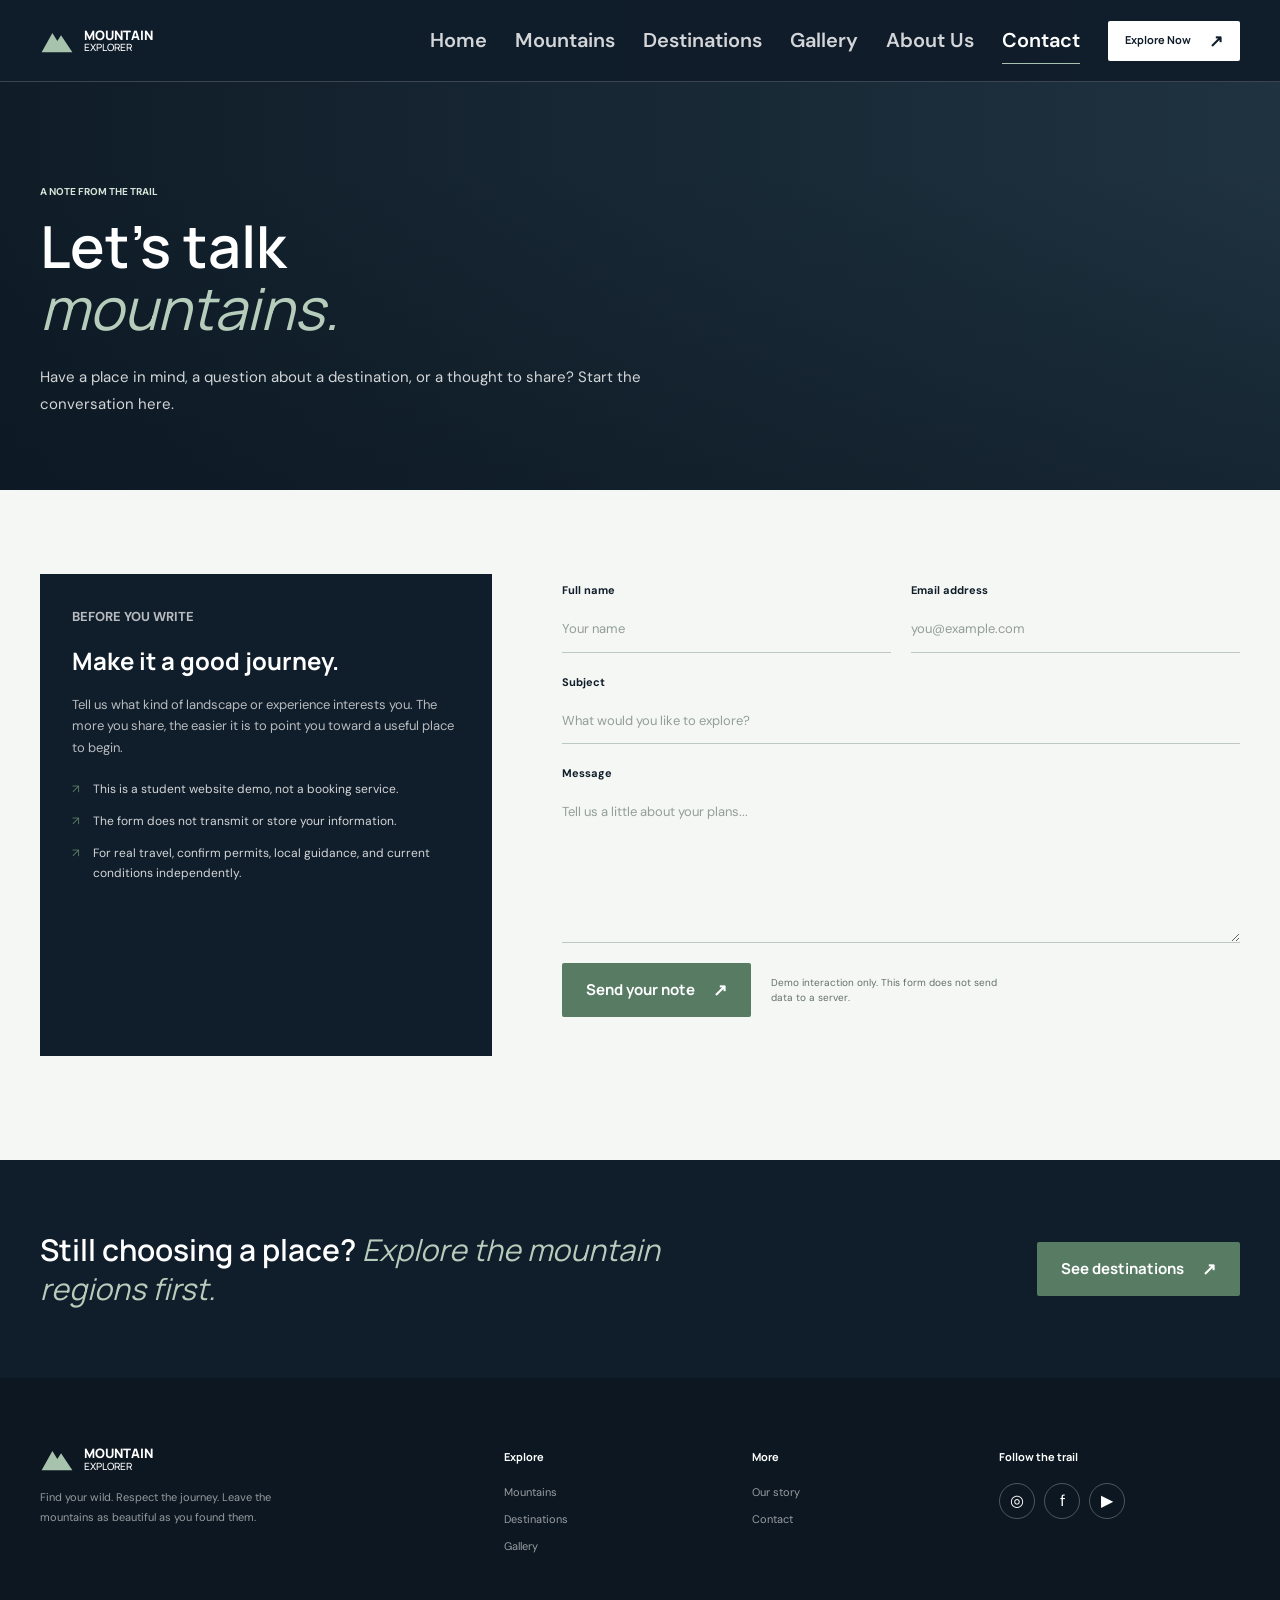
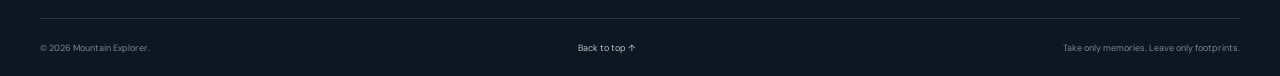
<file: contact.html>
<!doctype html>
<html lang="en">
<head>
  <meta charset="utf-8"><meta name="viewport" content="width=device-width, initial-scale=1"><meta name="theme-color" content="#101d2a">
  <meta name="description" content="Send Mountain Explorer a note about the mountain destination you would like to discover.">
  <title>Contact | Mountain Explorer</title>
  <link rel="preconnect" href="https://fonts.googleapis.com"><link rel="preconnect" href="https://fonts.gstatic.com" crossorigin><link href="https://fonts.googleapis.com/css2?family=DM+Sans:wght@400;500;600;700&family=Manrope:wght@400;500;600;700;800&display=swap" rel="stylesheet"><link rel="stylesheet" href="style.css"><script src="script.js" defer></script>
</head>
<body class="page-body">
  <a class="skip-link" href="#main">Skip to content</a>
  <header class="site-header" id="top"><nav class="navbar container" aria-label="Main navigation"><a class="brand" href="index.html" aria-label="Mountain Explorer home"><svg class="brand-mark" viewBox="0 0 42 36" aria-hidden="true"><path d="M2 32 15.3 8l6.1 10.1L26 11l14 21H2Z" fill="currentColor"/></svg><span class="brand-name">MOUNTAIN<span>EXPLORER</span></span></a><button class="menu-toggle" type="button" aria-label="Open navigation menu" aria-expanded="false" aria-controls="primary-menu"><span></span><span></span><span></span></button><div class="nav-menu" id="primary-menu"><a href="index.html">Home</a><a href="mountains.html">Mountains</a><a href="destinations.html">Destinations</a><a href="gallery.html">Gallery</a><a href="about.html">About Us</a><a href="contact.html" aria-current="page">Contact</a><a class="button button-small button-light nav-cta" href="destinations.html">Explore Now <span aria-hidden="true">↗</span></a></div></nav></header>
  <main id="main">
    <section class="page-hero contact-page"><div class="container"><p class="page-kicker">A note from the trail</p><h1>Let's talk<br><em>mountains.</em></h1><p class="hero-copy">Have a place in mind, a question about a destination, or a thought to share? Start the conversation here.</p></div></section>
    <section class="page-content"><div class="container contact-page-layout">
      <aside class="contact-aside"><p class="page-kicker">Before you write</p><h2>Make it a good journey.</h2><p>Tell us what kind of landscape or experience interests you. The more you share, the easier it is to point you toward a useful place to begin.</p><ul class="detail-list"><li>This is a student website demo, not a booking service.</li><li>The form does not transmit or store your information.</li><li>For real travel, confirm permits, local guidance, and current conditions independently.</li></ul></aside>
      <form class="contact-form" id="contact-form" novalidate>
        <div class="form-row"><label>Full name<input type="text" name="name" autocomplete="name" placeholder="Your name" required minlength="2"></label><label>Email address<input type="email" name="email" autocomplete="email" placeholder="you@example.com" required></label></div>
        <label>Subject<input type="text" name="subject" placeholder="What would you like to explore?" required></label>
        <label>Message<textarea name="message" rows="6" placeholder="Tell us a little about your plans..." required minlength="10"></textarea></label>
        <div class="form-submit-row"><button class="button button-primary" type="submit">Send your note <span aria-hidden="true">↗</span></button><span class="form-note">Demo interaction only. This form does not send data to a server.</span></div>
        <p class="form-status" id="form-status" role="status" aria-live="polite"></p>
      </form>
    </div></section>
    <section class="page-band"><div class="container page-band-inner"><h2>Still choosing a place? <em>Explore the mountain regions first.</em></h2><a class="button button-primary" href="destinations.html">See destinations <span aria-hidden="true">↗</span></a></div></section>
  </main>
  <footer class="site-footer"><div class="container footer-main"><div class="footer-brand-block"><a class="brand footer-brand" href="index.html"><svg class="brand-mark" viewBox="0 0 42 36" aria-hidden="true"><path d="M2 32 15.3 8l6.1 10.1L26 11l14 21H2Z" fill="currentColor"/></svg><span class="brand-name">MOUNTAIN<span>EXPLORER</span></span></a><p>Find your wild. Respect the journey. Leave the mountains as beautiful as you found them.</p></div><div class="footer-links"><h2>Explore</h2><a href="mountains.html">Mountains</a><a href="destinations.html">Destinations</a><a href="gallery.html">Gallery</a></div><div class="footer-links"><h2>More</h2><a href="about.html">Our story</a><a href="contact.html">Contact</a></div><div class="footer-social"><h2>Follow the trail</h2><div class="social-links"><a href="https://www.instagram.com/" target="_blank" rel="noreferrer" aria-label="Instagram">◎</a><a href="https://www.facebook.com/" target="_blank" rel="noreferrer" aria-label="Facebook">f</a><a href="https://www.youtube.com/" target="_blank" rel="noreferrer" aria-label="YouTube">▶</a></div></div></div><div class="container footer-bottom"><span>© <span id="current-year">2026</span> Mountain Explorer.</span><a href="#top">Back to top ↑</a><span>Take only memories. Leave only footprints.</span></div></footer>
</body>
</html>
</file>
<file: style.css>
:root {
  color-scheme: light;
  --navy: #101d2a;
  --navy-soft: #1b2c39;
  --ink: #202a2d;
  --muted: #64716e;
  --paper: #f5f7f4;
  --white: #fff;
  --green: #587b64;
  --green-dark: #365843;
  --line: #dce3dd;
  --font-display: "Manrope", sans-serif;
  --font-body: "DM Sans", sans-serif;
}

* { box-sizing: border-box; }
html { scroll-behavior: smooth; scroll-padding-top: 84px; }
body { margin: 0; background: var(--paper); color: var(--ink); font-family: var(--font-body); font-size: 16px; line-height: 1.65; -webkit-font-smoothing: antialiased; }
body.menu-open { overflow: hidden; }
img { display: block; width: 100%; }
a { color: inherit; text-decoration: none; }
button, input, textarea { font: inherit; }
button, a { -webkit-tap-highlight-color: transparent; }
::selection { color: var(--white); background: var(--green-dark); }
.container { width: min(1200px, calc(100% - 64px)); margin-inline: auto; }
.section-pad { padding-block: 112px; }
.skip-link { position: fixed; z-index: 1000; top: 12px; left: 12px; padding: 10px 16px; transform: translateY(-160%); color: var(--white); background: var(--navy); }
.skip-link:focus { transform: translateY(0); }

.site-header { position: fixed; z-index: 100; inset: 0 0 auto; height: 82px; color: var(--white); border-bottom: 1px solid rgb(255 255 255 / 18%); transition: background-color .25s ease, box-shadow .25s ease, height .25s ease; }
.site-header.is-scrolled { height: 72px; background: rgb(16 29 42 / 96%); box-shadow: 0 8px 24px rgb(6 18 27 / 16%); }
.navbar { display: flex; align-items: center; justify-content: space-between; height: 100%; }
.brand { display: inline-flex; align-items: center; gap: 10px; color: var(--white); }
.brand-mark { width: 34px; height: 30px; color: #a7c3ad; }
.brand-name { display: flex; flex-direction: column; font-family: var(--font-display); font-size: 13px; font-weight: 800; line-height: 1.12; letter-spacing: 0; }
.brand-name span { font-size: 10px; font-weight: 500; letter-spacing: 0; }
.nav-menu { display: flex; align-items: center; gap: 28px; }
.nav-menu > a:not(.button) { position: relative; font-size: 20px; font-weight: 600; color: rgb(255 255 255 / 82%); transition: color .2s ease; }
.nav-menu > a:not(.button)::after { position: absolute; right: 0; bottom: -7px; left: 0; height: 1px; content: ""; transform: scaleX(0); transform-origin: left; background: #a7c3ad; transition: transform .2s ease; }
.nav-menu > a:not(.button):hover, .nav-menu > a:not(.button):focus-visible { color: var(--white); }
.nav-menu > a:not(.button):hover::after, .nav-menu > a:not(.button):focus-visible::after { transform: scaleX(1); }
.nav-menu > a[aria-current="page"] { color: var(--white); }
.nav-menu > a[aria-current="page"]::after { transform: scaleX(1); }
.menu-toggle { display: none; }

.button { display: inline-flex; align-items: center; justify-content: center; gap: 18px; min-height: 54px; padding: 0 23px; border: 1px solid transparent; border-radius: 2px; font-family: var(--font-display); font-size: 15px; font-weight: 700; transition: color .2s ease, background-color .2s ease, border-color .2s ease, transform .2s ease; }
.button:hover { transform: translateY(-2px); }
.button span { font-size: 17px; line-height: 1; }
.button-primary { color: var(--white); background: var(--green); }
.button-primary:hover, .button-primary:focus-visible { background: var(--green-dark); }
.button-light { color: var(--navy); background: var(--white); }
.button-light:hover, .button-light:focus-visible { color: var(--white); background: var(--green); }
.button-small { min-height: 40px; padding-inline: 16px; font-size: 11px; }
.button-outline { color: var(--white); border-color: rgb(255 255 255 / 55%); }
.button-outline:hover, .button-outline:focus-visible { color: var(--navy); background: var(--white); }
.text-link { display: inline-flex; align-items: center; gap: 11px; font-family: var(--font-display); font-size: 12px; font-weight: 700; }
.text-link span { font-size: 17px; }

.hero { position: relative; display: flex; min-height: 740px; height: 100svh; max-height: 1040px; align-items: center; overflow: hidden; color: var(--white); background-color: #263c4b; background-image: url("https://images.unsplash.com/photo-1464822759023-fed622ff2c3b?auto=format&fit=crop&w=2400&q=90"); background-position: center 48%; background-size: cover; }
.hero-shade { position: absolute; inset: 0; background: linear-gradient(90deg, rgb(9 20 30 / 75%) 0%, rgb(10 23 32 / 49%) 45%, rgb(10 23 32 / 8%) 100%), linear-gradient(0deg, rgb(9 20 30 / 42%) 0%, transparent 34%, rgb(9 20 30 / 14%) 100%); }
.hero-content { position: relative; z-index: 1; padding-top: 46px; animation: hero-arrive .8s ease both; }
.eyebrow { display: flex; align-items: center; gap: 11px; margin: 0 0 21px; color: rgb(255 255 255 / 78%); font-size: 10px; font-weight: 700; letter-spacing: 0; text-transform: uppercase; }
.hero-eyebrow { color: #fff; }
.eyebrow-line { display: inline-block; width: 30px; height: 1px; flex: 0 0 30px; background: #9db9a3; }
.eyebrow-dark { color: var(--green-dark); }
.hero h1, .section-heading h2, .about-content h2, .contact-copy h2, .numbers-intro h2 { margin: 0; font-family: var(--font-display); font-size: 68px; font-weight: 600; line-height: 1.08; letter-spacing: 0; }
.hero h1 em, .section-heading h2 em, .about-content h2 em, .contact-copy h2 em, .numbers-intro h2 em { color: #b7cdbb; font-weight: 400; }
.hero-copy { max-width: 470px; margin: 24px 0 29px; color: rgb(255 255 255 / 82%); font-size: 15px; line-height: 1.8; }
.hero-actions { display: flex; align-items: center; gap: 28px; }
.hero-secondary { color: var(--white); }
.hero-caption { position: absolute; right: max(32px, calc((100% - 1200px) / 2)); bottom: 40px; display: flex; align-items: center; gap: 13px; color: rgb(255 255 255 / 78%); font-size: 10px; }
.caption-rule { width: 38px; height: 1px; background: rgb(255 255 255 / 60%); }
.hero-scroll { position: absolute; bottom: 32px; left: max(32px, calc((100% - 1200px) / 2)); display: flex; align-items: center; gap: 12px; color: rgb(255 255 255 / 75%); font-size: 10px; }
.hero-scroll span { position: relative; width: 1px; height: 38px; background: rgb(255 255 255 / 55%); }
.hero-scroll span::after { position: absolute; top: 0; left: -2px; width: 5px; height: 10px; content: ""; background: var(--white); animation: scroll-cue 1.8s ease-in-out infinite; }
.hero-index { position: absolute; right: max(32px, calc((100% - 1200px) / 2)); top: 50%; display: flex; align-items: center; gap: 10px; transform: translateY(-50%); color: rgb(255 255 255 / 76%); font-size: 10px; }
.hero-index span:first-child { color: var(--white); font-size: 15px; }
.hero-index-rule { width: 34px; height: 1px; background: rgb(255 255 255 / 55%); }

.intro-section { background: var(--paper); }
.section-heading { margin-bottom: 46px; }
.heading-split { display: flex; align-items: end; justify-content: space-between; gap: 40px; }
.section-heading h2, .about-content h2, .contact-copy h2, .numbers-intro h2 { color: var(--navy); font-size: 46px; }
.section-heading h2 em, .contact-copy h2 em { color: var(--green); }
.heading-note { max-width: 370px; margin: 0 0 5px; color: var(--muted); font-size: 14px; line-height: 1.85; }
.destination-grid { display: grid; grid-template-columns: 1.12fr 1fr 1fr; gap: 18px; }
.destination-card { position: relative; display: block; min-height: 440px; overflow: hidden; isolation: isolate; background: #31483e; color: var(--white); }
.destination-tall { min-height: 500px; }
.destination-card::after { position: absolute; z-index: -1; inset: 0; content: ""; background: linear-gradient(0deg, rgb(7 20 26 / 80%) 0%, transparent 60%); }
.destination-card img { position: absolute; z-index: -2; inset: 0; width: 100%; height: 100%; object-fit: cover; transition: transform .65s cubic-bezier(.2,.7,.2,1); }
.destination-card:hover img, .destination-card:focus-visible img { transform: scale(1.055); }
.destination-number { position: absolute; top: 24px; left: 24px; font-size: 10px; font-weight: 700; letter-spacing: 0; }
.destination-info { position: absolute; right: 24px; bottom: 25px; left: 24px; display: flex; align-items: end; justify-content: space-between; gap: 12px; }
.destination-info strong, .destination-info small { display: block; }
.destination-info strong { font-family: var(--font-display); font-size: 22px; font-weight: 600; }
.destination-info small { margin-top: 4px; color: rgb(255 255 255 / 75%); font-size: 11px; }
.round-arrow, .gallery-open { display: grid; width: 38px; height: 38px; flex: 0 0 38px; place-items: center; border: 1px solid rgb(255 255 255 / 60%); border-radius: 50%; font-size: 16px; transition: color .2s ease, background-color .2s ease; }
.destination-card:hover .round-arrow { color: var(--navy); background: var(--white); }

.mountains-section { color: var(--ink); background: #e9eee9; }
.heading-centered { text-align: center; }
.heading-centered .eyebrow { justify-content: center; }
.heading-centered h2 { margin-bottom: 11px; }
.heading-centered > p:last-child { margin: 0; color: var(--muted); font-size: 14px; }
.mountain-grid { display: grid; grid-template-columns: repeat(3, minmax(0, 1fr)); gap: 22px; }
.mountain-card { min-width: 0; background: var(--white); box-shadow: 0 8px 26px rgb(21 40 33 / 6%); transition: transform .25s ease, box-shadow .25s ease; }
.mountain-card:hover { transform: translateY(-5px); box-shadow: 0 18px 34px rgb(21 40 33 / 13%); }
.mountain-image { position: relative; height: 230px; overflow: hidden; background: #9baea5; }
.mountain-image img { width: 100%; height: 100%; object-fit: cover; transition: transform .6s ease; }
.mountain-card:hover .mountain-image img { transform: scale(1.055); }
.mountain-altitude { position: absolute; right: 14px; bottom: 14px; padding: 6px 10px; color: var(--white); background: rgb(16 29 42 / 72%); font-size: 10px; font-weight: 600; }
.mountain-card-body { padding: 21px 22px 22px; }
.card-location { margin: 0 0 4px; color: var(--green-dark); font-size: 10px; font-weight: 700; letter-spacing: 0; text-transform: uppercase; }
.mountain-card h3 { margin: 0; color: var(--navy); font-family: var(--font-display); font-size: 21px; font-weight: 700; }
.card-description { min-height: 50px; margin: 8px 0 15px; color: var(--muted); font-size: 12px; line-height: 1.7; }
.card-link { display: inline-flex; align-items: center; gap: 10px; padding: 0; border: 0; color: var(--green-dark); background: transparent; cursor: pointer; font-family: var(--font-display); font-size: 11px; font-weight: 700; }
.card-link span { font-size: 15px; transition: transform .2s ease; }
.card-link:hover span { transform: translate(3px, -2px); }

.adventure-section { color: var(--white); background: var(--navy); }
.adventure-section .section-heading h2 { color: var(--white); }
.adventure-section .section-heading h2 em { color: #a7c3ad; }
.adventure-section .heading-note { color: rgb(255 255 255 / 66%); }
.adventure-grid { display: grid; grid-template-columns: repeat(4, minmax(0, 1fr)); border-top: 1px solid rgb(255 255 255 / 18%); border-bottom: 1px solid rgb(255 255 255 / 18%); }
.adventure-card { position: relative; min-height: 256px; padding: 32px 25px 35px; border-right: 1px solid rgb(255 255 255 / 18%); }
.adventure-card:first-child { border-left: 1px solid rgb(255 255 255 / 18%); }
.adventure-icon { display: grid; width: 48px; height: 48px; margin-bottom: 28px; place-items: center; color: #a7c3ad; }
.adventure-icon svg { width: 39px; height: 39px; fill: none; stroke: currentColor; stroke-linecap: round; stroke-linejoin: round; stroke-width: 1.5; }
.adventure-card h3 { margin: 0 0 9px; font-family: var(--font-display); font-size: 16px; font-weight: 600; }
.adventure-card p { max-width: 220px; margin: 0; color: rgb(255 255 255 / 63%); font-size: 12px; line-height: 1.8; }
.adventure-index { position: absolute; top: 33px; right: 24px; color: rgb(255 255 255 / 42%); font-size: 10px; }

.gallery-section { background: var(--paper); }
.gallery-grid { display: grid; grid-template-columns: 1.2fr 1fr 1fr; grid-auto-rows: 245px; gap: 14px; }
.gallery-item { position: relative; overflow: hidden; background: #9baea5; isolation: isolate; }
.gallery-item::after { position: absolute; z-index: -1; inset: 30% 0 0; content: ""; background: linear-gradient(0deg, rgb(7 20 26 / 72%), transparent); }
.gallery-item img { position: absolute; z-index: -2; inset: 0; width: 100%; height: 100%; object-fit: cover; transition: transform .55s ease; }
.gallery-item:hover img, .gallery-item:focus-visible img { transform: scale(1.055); }
.gallery-item-large { grid-row: span 2; }
.gallery-item-wide { grid-column: span 2; }
.gallery-label { position: absolute; bottom: 18px; left: 18px; color: var(--white); font-size: 11px; font-weight: 600; }
.gallery-open { position: absolute; top: 15px; right: 15px; width: 32px; height: 32px; font-size: 14px; }
.gallery-item:hover .gallery-open { color: var(--navy); background: var(--white); }

.about-section { display: grid; min-height: 600px; grid-template-columns: 1fr 1fr; color: var(--white); background: var(--navy-soft); }
.about-visual { position: relative; min-height: 600px; background: #334b4b; }
.about-visual::after { position: absolute; inset: 0; content: ""; background: linear-gradient(0deg, rgb(8 20 27 / 31%), transparent 50%); }
.about-visual img { position: absolute; inset: 0; width: 100%; height: 100%; object-fit: cover; }
.about-stamp { position: absolute; z-index: 1; right: -49px; bottom: 64px; display: flex; width: 118px; height: 118px; flex-direction: column; align-items: center; justify-content: center; border: 1px solid rgb(255 255 255 / 65%); border-radius: 50%; color: var(--white); background: var(--green); font-family: var(--font-display); font-size: 12px; font-weight: 700; line-height: 1.5; transform: rotate(-8deg); }
.about-content { align-self: center; max-width: 600px; padding: 86px 10% 86px 13%; }
.about-content h2 { margin-bottom: 23px; color: var(--white); }
.about-content h2 em { color: #a7c3ad; }
.about-content .eyebrow { color: rgb(255 255 255 / 70%); }
.about-copy { margin: 0 0 16px; color: rgb(255 255 255 / 69%); font-size: 13px; line-height: 1.9; }
.about-content .button { margin-top: 13px; }

.numbers-section { padding-block: 70px 82px; color: var(--white); background: var(--green-dark); }
.numbers-inner { position: relative; display: grid; grid-template-columns: 1.35fr 1fr 1fr 1fr; align-items: center; gap: 30px; }
.numbers-intro .eyebrow { margin-bottom: 12px; color: rgb(255 255 255 / 72%); }
.numbers-intro h2 { color: var(--white); font-size: 32px; }
.numbers-intro h2 em { color: #c3d7c7; }
.stat { min-height: 104px; padding-left: 26px; border-left: 1px solid rgb(255 255 255 / 34%); }
.stat strong { display: block; margin-bottom: 5px; font-family: var(--font-display); font-size: 43px; font-weight: 600; line-height: 1.15; }
.stat strong span { color: #c3d7c7; }
.stat > span { color: rgb(255 255 255 / 74%); font-size: 11px; }
.stats-note { position: absolute; right: 0; bottom: -36px; margin: 0; color: rgb(255 255 255 / 63%); font-size: 10px; }

.contact-section { background: #e9eee9; }
.contact-layout { display: grid; grid-template-columns: .85fr 1.15fr; align-items: start; gap: 100px; }
.contact-copy h2 { margin-bottom: 18px; }
.contact-copy > p:not(.eyebrow) { max-width: 390px; margin: 0; color: var(--muted); font-size: 14px; line-height: 1.85; }
.contact-detail { display: flex; align-items: center; gap: 14px; margin-top: 34px; }
.contact-detail-icon { display: grid; width: 42px; height: 42px; place-items: center; border: 1px solid #b8c6ba; border-radius: 50%; color: var(--green-dark); }
.contact-detail small, .contact-detail strong { display: block; }
.contact-detail small { color: var(--muted); font-size: 10px; }
.contact-detail strong { color: var(--navy); font-family: var(--font-display); font-size: 12px; }
.contact-form { padding-top: 7px; }
.contact-form label { display: block; margin-bottom: 20px; color: var(--navy); font-size: 11px; font-weight: 700; }
.form-row { display: grid; grid-template-columns: 1fr 1fr; gap: 20px; }
.contact-form input, .contact-form textarea { display: block; width: 100%; margin-top: 7px; padding: 12px 0; border: 0; border-bottom: 1px solid #bec9c0; border-radius: 0; outline: none; color: var(--ink); background: transparent; font-size: 13px; font-weight: 400; resize: vertical; transition: border-color .2s ease; }
.contact-form input:focus, .contact-form textarea:focus { border-color: var(--green-dark); }
.contact-form input::placeholder, .contact-form textarea::placeholder { color: #929e96; }
.form-submit-row { display: flex; align-items: center; gap: 20px; margin-top: 5px; }
.form-note { max-width: 245px; color: var(--muted); font-size: 10px; line-height: 1.5; }
.form-status { min-height: 24px; margin: 15px 0 0; color: var(--green-dark); font-size: 12px; font-weight: 600; }

.site-footer { color: var(--white); background: #0c1721; }
.footer-main { display: grid; grid-template-columns: 1.7fr .8fr .8fr 1fr; gap: 55px; padding-block: 66px 54px; }
.footer-brand { margin-bottom: 14px; }
.footer-brand-block > p { max-width: 285px; margin: 0; color: rgb(255 255 255 / 57%); font-size: 11px; line-height: 1.8; }
.footer-links h2, .footer-social h2 { margin: 4px 0 17px; color: var(--white); font-family: var(--font-display); font-size: 11px; font-weight: 700; }
.footer-links a { display: block; width: fit-content; margin-bottom: 9px; color: rgb(255 255 255 / 58%); font-size: 11px; transition: color .2s ease; }
.footer-links a:hover { color: var(--white); }
.social-links { display: flex; gap: 9px; }
.social-links a { display: grid; width: 36px; height: 36px; place-items: center; border: 1px solid rgb(255 255 255 / 27%); border-radius: 50%; transition: background-color .2s ease, border-color .2s ease; }
.social-links a:hover { border-color: var(--green); background: var(--green); }
.social-links svg { width: 15px; height: 15px; fill: none; stroke: currentColor; stroke-linecap: round; stroke-linejoin: round; stroke-width: 1.7; }
.social-links a:nth-child(2) svg, .social-links a:nth-child(3) svg { fill: currentColor; stroke: none; }
.social-links .social-dot { fill: currentColor; stroke: none; }
.footer-bottom { display: flex; min-height: 58px; align-items: center; justify-content: space-between; gap: 20px; border-top: 1px solid rgb(255 255 255 / 14%); color: rgb(255 255 255 / 48%); font-size: 9px; }
.footer-bottom a { color: rgb(255 255 255 / 73%); }
.footer-bottom a:hover { color: var(--white); }

.mountain-dialog { position: fixed; width: min(510px, calc(100% - 32px)); max-width: none; padding: 48px; border: 0; color: var(--ink); background: var(--paper); box-shadow: 0 24px 90px rgb(0 0 0 / 35%); }
.mountain-dialog::backdrop { background: rgb(7 17 24 / 75%); backdrop-filter: blur(4px); }
.dialog-close { position: absolute; top: 12px; right: 16px; width: 36px; height: 36px; border: 0; color: var(--navy); background: transparent; cursor: pointer; font-size: 29px; line-height: 1; }
.mountain-dialog .eyebrow { margin-bottom: 14px; }
.mountain-dialog h2 { margin: 0; color: var(--navy); font-family: var(--font-display); font-size: 34px; }
.dialog-location { margin: 4px 0 18px; color: var(--green-dark); font-size: 11px; font-weight: 700; }
.dialog-description { margin: 0 0 24px; color: var(--muted); font-size: 14px; line-height: 1.8; }
.dialog-cta { min-height: 46px; }

.reveal { opacity: 0; transform: translateY(18px); transition: opacity .65s ease, transform .65s ease; }
.reveal.is-visible { opacity: 1; transform: translateY(0); }
@keyframes hero-arrive { from { opacity: 0; transform: translateY(16px); } to { opacity: 1; transform: translateY(0); } }
@keyframes scroll-cue { 0%, 100% { transform: translateY(0); opacity: 1; } 70% { transform: translateY(24px); opacity: 0; } }

@media (max-width: 1000px) {
  .container { width: min(100% - 48px, 900px); }
  .nav-menu { gap: 17px; }
  .nav-menu > a:not(.button) { font-size: 11px; }
  .hero h1 { font-size: 60px; }
  .destination-card { min-height: 390px; }
  .destination-tall { min-height: 440px; }
  .mountain-grid { gap: 16px; }
  .mountain-image { height: 190px; }
  .mountain-card-body { padding: 18px; }
  .adventure-card { padding-inline: 18px; }
  .contact-layout { gap: 55px; }
  .footer-main { gap: 30px; }
}

@media (max-width: 760px) {
  html { scroll-padding-top: 70px; }
  .container { width: calc(100% - 40px); }
  .section-pad { padding-block: 78px; }
  .site-header, .site-header.is-scrolled { height: 70px; background: rgb(16 29 42 / 96%); }
  .menu-toggle { position: relative; z-index: 2; display: flex; width: 42px; height: 42px; flex-direction: column; align-items: center; justify-content: center; gap: 5px; border: 1px solid rgb(255 255 255 / 35%); border-radius: 2px; background: transparent; cursor: pointer; }
  .menu-toggle span { display: block; width: 17px; height: 1px; background: var(--white); transition: transform .2s ease, opacity .2s ease; }
  .menu-toggle[aria-expanded="true"] span:first-child { transform: translateY(6px) rotate(45deg); }
  .menu-toggle[aria-expanded="true"] span:nth-child(2) { opacity: 0; }
  .menu-toggle[aria-expanded="true"] span:last-child { transform: translateY(-6px) rotate(-45deg); }
  .nav-menu { position: fixed; z-index: 1; inset: 70px 0 0; display: flex; flex-direction: column; align-items: stretch; gap: 0; padding: 22px 24px 35px; background: var(--navy); opacity: 0; pointer-events: none; transform: translateY(-8px); transition: opacity .2s ease, transform .2s ease; }
  .nav-menu.is-open { opacity: 1; pointer-events: auto; transform: translateY(0); }
  .nav-menu > a:not(.button) { padding: 15px 0; border-bottom: 1px solid rgb(255 255 255 / 13%); font-size: 15px; }
  .nav-menu > a:not(.button)::after { display: none; }
  .nav-menu .nav-cta { align-self: flex-start; margin-top: 24px; }
  .hero { min-height: 700px; max-height: none; height: 94svh; background-position: 58% center; }
  .hero-shade { background: linear-gradient(90deg, rgb(9 20 30 / 73%), rgb(10 23 32 / 28%)), linear-gradient(0deg, rgb(9 20 30 / 45%), transparent 45%); }
  .hero-content { padding-top: 40px; }
  .hero h1 { font-size: 54px; }
  .hero-copy { max-width: 410px; font-size: 14px; }
  .hero-caption { right: 20px; bottom: 24px; font-size: 9px; }
  .hero-scroll { bottom: 22px; left: 20px; }
  .hero-index { display: none; }
  .heading-split { align-items: start; flex-direction: column; gap: 18px; }
  .section-heading { margin-bottom: 32px; }
  .section-heading h2, .about-content h2, .contact-copy h2 { font-size: 40px; }
  .heading-note { max-width: 500px; margin: 0; font-size: 13px; }
  .destination-grid { grid-template-columns: 1fr 1fr; gap: 12px; }
  .destination-card, .destination-tall { min-height: 340px; }
  .destination-card:first-child { grid-column: span 2; min-height: 400px; }
  .destination-number { top: 17px; left: 17px; }
  .destination-info { right: 16px; bottom: 17px; left: 17px; }
  .destination-info strong { font-size: 18px; }
  .destination-info small { font-size: 10px; }
  .round-arrow { width: 34px; height: 34px; flex-basis: 34px; }
  .mountain-grid { grid-template-columns: repeat(2, minmax(0, 1fr)); gap: 14px; }
  .mountain-image { height: 180px; }
  .mountain-card-body { padding: 16px; }
  .mountain-card h3 { font-size: 18px; }
  .card-description { min-height: 68px; font-size: 11px; }
  .adventure-grid { grid-template-columns: repeat(2, minmax(0, 1fr)); }
  .adventure-card { min-height: 225px; padding: 25px 17px; border-bottom: 1px solid rgb(255 255 255 / 18%); }
  .adventure-card:nth-child(2) { border-right: 0; }
  .adventure-card:nth-child(3) { border-left: 1px solid rgb(255 255 255 / 18%); border-bottom: 0; }
  .adventure-card:nth-child(4) { border-bottom: 0; }
  .adventure-icon { margin-bottom: 20px; }
  .adventure-index { top: 25px; right: 16px; }
  .gallery-grid { grid-template-columns: 1fr 1fr; grid-auto-rows: 190px; gap: 10px; }
  .gallery-item-large { grid-row: span 2; }
  .gallery-item-wide { grid-column: span 2; }
  .about-section { grid-template-columns: 1fr; }
  .about-visual { min-height: 430px; }
  .about-stamp { right: 24px; bottom: -43px; width: 96px; height: 96px; font-size: 10px; }
  .about-content { max-width: none; padding: 86px 30px 70px; }
  .numbers-section { padding-block: 60px 75px; }
  .numbers-inner { grid-template-columns: repeat(3, 1fr); gap: 26px 15px; }
  .numbers-intro { grid-column: span 3; }
  .numbers-intro h2 { font-size: 30px; }
  .stat { min-height: 88px; padding-left: 14px; }
  .stat strong { font-size: 34px; }
  .stat > span { font-size: 10px; }
  .stats-note { right: auto; bottom: -35px; left: 0; font-size: 9px; }
  .contact-layout { grid-template-columns: 1fr; gap: 40px; }
  .contact-copy > p:not(.eyebrow) { max-width: 510px; }
  .contact-detail { margin-top: 20px; }
  .footer-main { grid-template-columns: 1.4fr 1fr 1fr; gap: 35px 24px; padding-block: 50px 40px; }
  .footer-brand-block { grid-column: span 3; }
  .footer-social { grid-column: span 3; }
  .footer-bottom { flex-wrap: wrap; justify-content: space-between; padding-block: 15px; }
  .footer-bottom span:last-child { display: none; }
}

@media (max-width: 480px) {
  .container { width: calc(100% - 36px); }
  .hero { min-height: 680px; height: 92svh; background-position: 60% center; }
  .hero h1 { font-size: 45px; }
  .hero-eyebrow { font-size: 9px; }
  .hero-copy { max-width: 330px; font-size: 13px; }
  .hero-actions { align-items: flex-start; flex-direction: column; gap: 18px; }
  .hero-caption { right: 18px; bottom: 17px; gap: 8px; font-size: 8px; }
  .caption-rule { width: 20px; }
  .hero-scroll { bottom: 12px; left: 18px; gap: 8px; font-size: 0; }
  .hero-scroll span { height: 25px; }
  .section-heading h2, .about-content h2, .contact-copy h2 { font-size: 36px; }
  .destination-grid { grid-template-columns: 1fr; }
  .destination-card, .destination-tall, .destination-card:first-child { grid-column: auto; min-height: 310px; }
  .destination-card:first-child { min-height: 360px; }
  .mountain-grid { grid-template-columns: 1fr; gap: 17px; }
  .mountain-image { height: 225px; }
  .card-description { min-height: 0; }
  .mountain-card-body { padding: 19px; }
  .heading-centered .eyebrow { gap: 7px; font-size: 8px; }
  .heading-centered .eyebrow-line { width: 19px; flex-basis: 19px; }
  .adventure-grid { grid-template-columns: 1fr 1fr; }
  .adventure-card { min-height: 235px; padding: 22px 13px; }
  .adventure-card h3 { font-size: 14px; }
  .adventure-card p { font-size: 11px; }
  .gallery-grid { grid-auto-rows: 150px; gap: 8px; }
  .gallery-label { bottom: 11px; left: 10px; font-size: 9px; }
  .gallery-open { top: 9px; right: 9px; width: 28px; height: 28px; }
  .about-visual { min-height: 340px; }
  .about-content { padding: 78px 22px 58px; }
  .numbers-inner { gap: 22px 8px; }
  .stat { padding-left: 9px; }
  .stat strong { font-size: 29px; }
  .stat > span { display: block; max-width: 90px; font-size: 9px; line-height: 1.5; }
  .stats-note { max-width: 100%; font-size: 8px; }
  .form-row { grid-template-columns: 1fr; gap: 0; }
  .form-submit-row { align-items: flex-start; flex-direction: column; gap: 13px; }
  .footer-main { grid-template-columns: 1fr 1fr; gap: 30px 20px; }
  .footer-brand-block, .footer-social { grid-column: span 2; }
  .footer-bottom { align-items: flex-start; font-size: 8px; }
  .mountain-dialog { padding: 42px 25px 28px; }
  .mountain-dialog h2 { font-size: 29px; }
}

@media (prefers-reduced-motion: reduce) {
  *, *::before, *::after { scroll-behavior: auto !important; animation-duration: .01ms !important; animation-iteration-count: 1 !important; transition-duration: .01ms !important; }
  .reveal { opacity: 1; transform: none; }
}

.page-body .site-header { background: rgb(16 29 42 / 96%); }
.page-hero { position: relative; display: flex; min-height: 490px; align-items: end; padding-block: 145px 72px; overflow: hidden; color: var(--white); background-color: #263c4b; background-position: center; background-size: cover; isolation: isolate; }
.page-hero::before { position: absolute; z-index: -1; inset: 0; content: ""; background: linear-gradient(90deg, rgb(9 20 30 / 78%), rgb(9 20 30 / 24%)), linear-gradient(0deg, rgb(9 20 30 / 42%), transparent 65%); }
.page-hero.mountains-page { background-image: url("https://images.unsplash.com/photo-1506905925346-21bda4d32df4?auto=format&fit=crop&w=2000&q=85"); }
.page-hero.destinations-page { background-image: url("https://images.unsplash.com/photo-1501785888041-af3ef285b470?auto=format&fit=crop&w=2000&q=85"); }
.page-hero.gallery-page { background-image: url("https://images.unsplash.com/photo-1519681393784-d120267933ba?auto=format&fit=crop&w=2000&q=85"); }
.page-hero.about-page { background-image: url("https://images.unsplash.com/photo-1464278533981-50106e6176b1?auto=format&fit=crop&w=2000&q=85"); }
.page-hero.contact-page { background-image: url("https://images.unsplash.com/photo-1470770841072-f978cf4d019e?auto=format&fit=crop&w=2000&q=85"); }
.page-hero h1 { max-width: 760px; margin: 0; font-family: var(--font-display); font-size: 58px; font-weight: 600; line-height: 1.08; }
.page-hero h1 em { color: #b7cdbb; font-weight: 400; }
.page-hero .hero-copy { max-width: 620px; margin-bottom: 0; }
.page-kicker { margin: 0 0 14px; color: #d6e5d8; font-size: 10px; font-weight: 700; text-transform: uppercase; }
.page-content { padding-block: 84px 104px; }
.page-intro { max-width: 700px; margin: 0 auto 48px; text-align: center; }
.page-intro h2, .editorial-copy h2 { margin: 0 0 14px; color: var(--navy); font-family: var(--font-display); font-size: 38px; line-height: 1.15; }
.page-intro h2 em, .editorial-copy h2 em { color: var(--green); font-weight: 500; }
.page-intro > p:last-child, .editorial-copy > p { color: var(--muted); font-size: 14px; line-height: 1.9; }
.editorial-row { display: grid; grid-template-columns: 1fr 1fr; align-items: center; gap: 58px; padding-block: 54px; border-top: 1px solid var(--line); }
.editorial-row:nth-child(even) .editorial-image { order: 2; }
.editorial-image { height: 390px; overflow: hidden; background: #d4dfd6; }
.editorial-image img { width: 100%; height: 100%; object-fit: cover; }
.editorial-copy { padding: 15px 0; }
.editorial-copy .card-location { margin-bottom: 12px; }
.editorial-copy h2 { font-size: 34px; }
.editorial-copy p { margin: 0 0 16px; }
.detail-list { display: grid; gap: 12px; margin: 22px 0 26px; padding: 0; list-style: none; }
.detail-list li { position: relative; padding-left: 21px; color: var(--ink); font-size: 12px; }
.detail-list li::before { position: absolute; left: 0; color: var(--green); content: "↗"; }
.page-mountain-grid { margin-top: 10px; }
.page-band { padding-block: 70px; color: var(--white); background: var(--navy); }
.page-band-inner { display: flex; align-items: center; justify-content: space-between; gap: 32px; }
.page-band h2 { max-width: 620px; margin: 0; font-family: var(--font-display); font-size: 30px; font-weight: 600; line-height: 1.3; }
.page-band h2 em { color: #b7cdbb; font-weight: 400; }
.gallery-full-grid { grid-auto-rows: 280px; }
.values-grid { display: grid; grid-template-columns: repeat(3, 1fr); gap: 18px; margin-top: 40px; }
.about-values-intro { margin-top: 76px; }
.value-item { padding: 29px; border-top: 2px solid var(--green); background: #edf1ed; }
.value-item span { color: var(--green-dark); font-size: 10px; font-weight: 700; }
.value-item h3 { margin: 14px 0 8px; color: var(--navy); font-family: var(--font-display); font-size: 18px; }
.value-item p { margin: 0; color: var(--muted); font-size: 12px; line-height: 1.8; }
.contact-page-layout { display: grid; grid-template-columns: .8fr 1.2fr; gap: 70px; }
.contact-aside { padding: 32px; color: var(--white); background: var(--navy); }
.contact-aside h2 { margin: 0 0 10px; font-family: var(--font-display); font-size: 24px; }
.contact-aside p { color: rgb(255 255 255 / 70%); font-size: 13px; }
.contact-aside .detail-list li { color: rgb(255 255 255 / 82%); }
.contact-aside .detail-list { margin-bottom: 0; }
.page-body .footer-bottom a { text-decoration: none; }
.destination-map { margin-top: 88px; padding-top: 64px; border-top: 1px solid var(--line); }
.map-heading { max-width: 700px; margin-bottom: 30px; }
.map-heading h2 { margin: 0 0 12px; color: var(--navy); font-family: var(--font-display); font-size: 37px; font-weight: 600; line-height: 1.16; }
.map-heading h2 em { color: var(--green); font-weight: 500; }
.map-heading > p:last-child { max-width: 540px; margin: 0; color: var(--muted); font-size: 13px; }
.map-layout { display: grid; grid-template-columns: minmax(0, 1.5fr) minmax(260px, .7fr); min-height: 440px; background: var(--white); box-shadow: 0 12px 35px rgb(21 40 33 / 8%); }
.map-frame { min-height: 440px; background: #dce5df; }
.map-frame iframe { display: block; width: 100%; height: 100%; min-height: 440px; border: 0; }
.map-sidebar { display: flex; flex-direction: column; padding: 27px 24px; }
.map-sidebar-label { margin: 0 0 10px; color: var(--green-dark); font-size: 10px; font-weight: 700; text-transform: uppercase; }
.map-region-list { display: grid; }
.map-region-button { display: flex; min-height: 66px; align-items: center; justify-content: space-between; gap: 12px; padding: 11px 12px; border: 0; border-bottom: 1px solid var(--line); color: var(--navy); background: transparent; text-align: left; cursor: pointer; transition: background-color .2s ease, color .2s ease; }
.map-region-button strong, .map-region-button small { display: block; }
.map-region-button strong { font-family: var(--font-display); font-size: 13px; }
.map-region-button small { margin-top: 2px; color: var(--muted); font-size: 10px; }
.map-region-button > span:last-child { color: var(--green-dark); }
.map-region-button:hover, .map-region-button.is-active { color: var(--green-dark); background: #edf2ed; }
.map-region-button:focus-visible { outline: 2px solid var(--green); outline-offset: -2px; }
.map-location-status { min-height: 36px; margin: 13px 0 16px; color: var(--green-dark); font-size: 11px; font-weight: 600; }
.map-note { margin-top: auto; padding: 15px; background: #f1f4f1; }
.map-note strong { color: var(--navy); font-family: var(--font-display); font-size: 11px; }
.map-note p { margin: 5px 0 0; color: var(--muted); font-size: 10px; line-height: 1.7; }

@media (max-width: 760px) {
  .page-hero { min-height: 430px; padding-block: 130px 55px; }
  .page-hero h1 { font-size: 45px; }
  .page-content { padding-block: 65px 75px; }
  .editorial-row { grid-template-columns: 1fr; gap: 26px; padding-block: 35px; }
  .editorial-row:nth-child(even) .editorial-image { order: 0; }
  .editorial-image { height: 310px; }
  .page-band-inner { align-items: flex-start; flex-direction: column; }
  .page-band h2 { font-size: 26px; }
  .gallery-full-grid { grid-auto-rows: 200px; }
  .values-grid { grid-template-columns: 1fr; }
  .contact-page-layout { grid-template-columns: 1fr; gap: 34px; }
  .destination-map { margin-top: 60px; padding-top: 45px; }
  .map-layout { grid-template-columns: 1fr; }
  .map-frame, .map-frame iframe { min-height: 350px; }
  .map-sidebar { padding: 22px; }
}

@media (max-width: 480px) {
  .page-hero { min-height: 410px; padding-block: 120px 45px; }
  .page-hero h1 { font-size: 38px; }
  .page-intro h2, .editorial-copy h2 { font-size: 30px; }
  .editorial-image { height: 245px; }
  .page-band { padding-block: 52px; }
  .value-item { padding: 23px; }
  .contact-aside { padding: 24px; }
  .map-heading h2 { font-size: 31px; }
  .map-frame, .map-frame iframe { min-height: 290px; }
}
</file>
